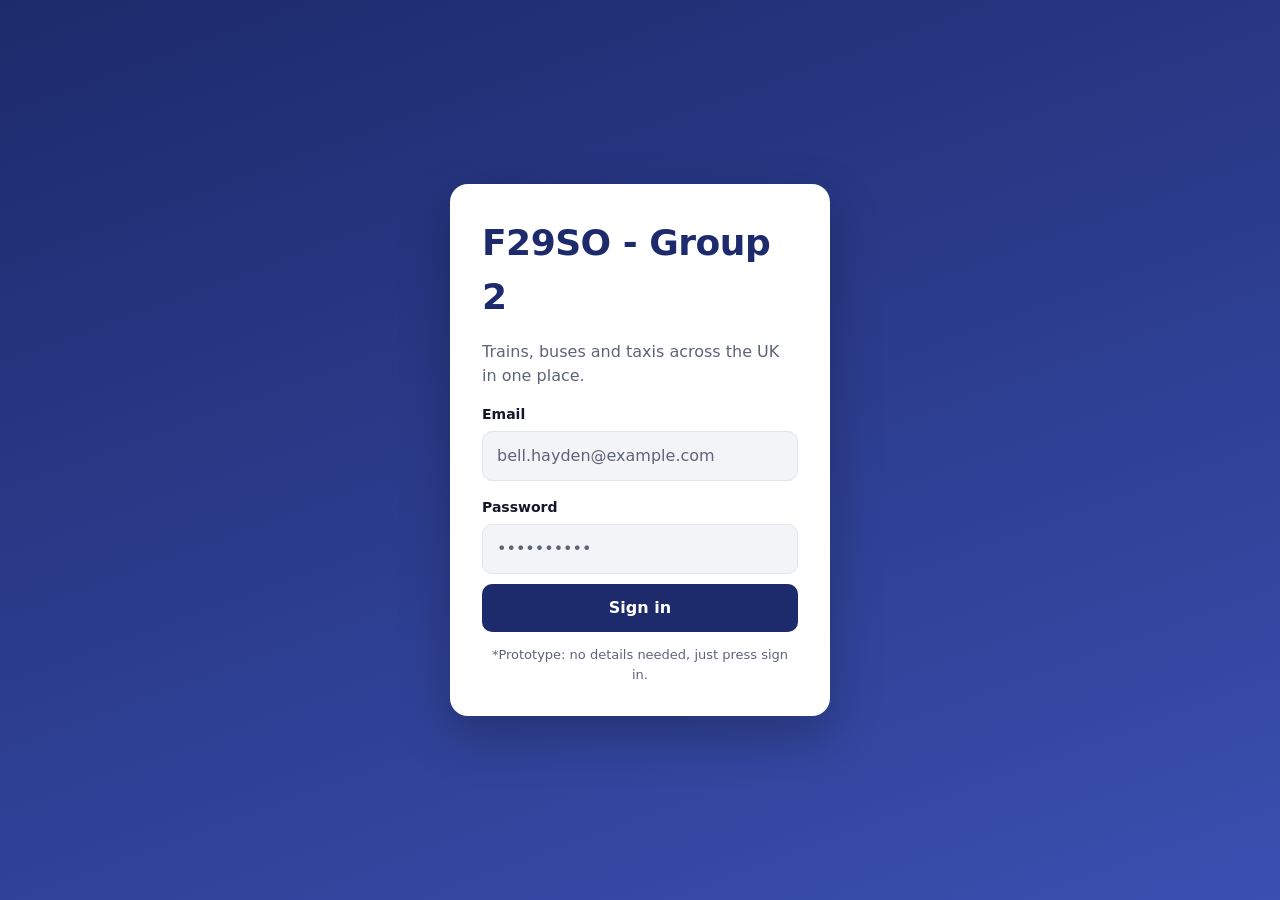
<file: index.html>
<!DOCTYPE html>
<html lang="en">
<head>
  <meta charset="UTF-8">
  <meta name="viewport" content="width=device-width, initial-scale=1.0">
  <title>Public Transport Prototype - Group 2</title>
  <link rel="stylesheet" href="style.css">
</head>
<body>
  <section id="login-screen" class="screen active">
    <div class="login-card">
      <div class="brand large">F29SO - Group 2</div>
      <p class="muted">Trains, buses and taxis across the UK in one place.</p>
      <label>Email</label>
      <div class="fake-input">bell.hayden@example.com</div>
      <label>Password</label>
      <div class="fake-input">••••••••••</div>
      <button id="login-button" class="button primary full">Sign in</button>
      <p class="note">*Prototype: no details needed, just press sign in.</p>
    </div>
  </section>

  <section id="app-screen" class="screen">
    <header class="top-bar">
      <div class="brand">F29SO - Group 2</div>
      <nav>
        <button class="nav-link active" data-view="plan">Plan a journey</button>
        <button class="nav-link" data-view="tickets">My tickets</button>
        <button id="logout-button" class="nav-link">Sign out</button>
      </nav>
    </header>

    <main id="plan-view" class="view active">
      <div class="map-card">
        <svg id="map" viewBox="0 0 400 560">
          <path class="land" d="M188.3 21.8 L198.7 23.6 L198.0 35.6 L178.5 54.8 L174.4 70.4 L159.4 90.8 L191.4 78.8 L236.0 80.6 L243.7 92.0 L233.2 113.0 L219.6 139.4 L209.9 155.0 L215.8 165.2 L196.0 175.4 L180.3 180.2 L194.2 183.2 L217.9 182.0 L231.5 188.0 L236.0 195.8 L256.2 240.8 L263.9 260.6 L284.5 272.6 L302.9 294.8 L301.9 327.2 L317.6 353.6 L312.7 371.0 L323.1 365.0 L351.0 366.2 L366.0 386.0 L366.7 393.2 L352.7 424.4 L345.8 434.6 L330.1 449.6 L319.6 453.8 L353.8 458.6 L351.7 474.2 L339.5 487.4 L314.1 498.2 L300.8 492.8 L278.2 498.8 L256.9 491.0 L240.2 499.4 L220.3 510.8 L187.2 506.0 L178.9 528.8 L161.5 520.4 L124.5 544.4 L106.8 537.8 L114.8 529.4 L128.7 516.8 L147.9 480.8 L162.2 469.4 L184.8 469.4 L201.9 461.0 L215.1 446.0 L195.3 455.0 L168.1 446.0 L155.2 448.4 L141.9 441.8 L120.7 429.2 L132.2 421.4 L163.5 397.4 L164.2 378.8 L152.1 369.2 L141.3 374.0 L148.2 365.0 L156.9 353.6 L144.4 343.4 L154.1 336.8 L163.2 345.8 L172.3 342.2 L184.1 342.8 L197.7 347.0 L199.4 336.2 L201.2 323.0 L199.4 312.8 L204.7 297.8 L193.2 296.0 L178.9 272.6 L181.3 263.0 L187.2 249.8 L201.2 245.0 L192.5 243.2 L164.6 254.0 L136.4 263.6 L127.3 251.6 L131.5 236.0 L144.4 214.4 L136.0 194.6 L139.9 185.0 L124.5 185.0 L115.8 206.0 L103.6 224.0 L107.1 197.0 L110.6 182.0 L114.8 157.4 L89.0 138.2 L102.6 122.0 L106.8 105.2 L101.9 96.2 L105.4 78.2 L125.6 68.0 L122.8 53.0 L131.5 24.8 L140.2 27.8 L183.1 26.0 Z"/>
          <path class="land" d="M99.1 266.0 L103.6 251.0 L91.4 228.8 L74.0 230.0 L51.4 239.0 L44.4 248.0 L27.0 272.0 L40.9 290.0 L75.7 299.0 L86.2 296.0 L93.2 302.0 L110.6 287.0 L115.8 272.0 Z"/>
          <g id="routes"></g>
          <g id="stops"></g>
        </svg>
        <div class="legend">
          <span><i class="dot train"></i>Train</span>
          <span><i class="dot bus"></i>Bus</span>
          <span><i class="dot taxi"></i>Taxi</span>
          <span class="muted">*Synthetic data for prototype use</span>
        </div>
      </div>
      <div id="panel" class="panel"></div>
    </main>

    <main id="tickets-view" class="view">
      <h1>My tickets</h1>
      <div id="ticket-list" class="ticket-list"></div>
    </main>
  </section>

  <div id="modal" class="modal">
    <div id="modal-content" class="modal-card"></div>
  </div>

  <script src="app.js"></script>
</body>
</html>
</file>
<file: style.css>
:root {
  --ink: #14182b;
  --muted: #5d6478;
  --line: #e2e5ec;
  --bg: #f3f4f8;
  --card: #ffffff;
  --brand: #1d2a6b;
  --train: #2b50d6;
  --bus: #e0601a;
  --taxi: #a86b00;
  --sea: #dce8f4;
  --land: #fbfaf6;
}

* {
  box-sizing: border-box;
}

body {
  margin: 0;
  background: var(--bg);
  color: var(--ink);
  font: 16px/1.5 system-ui, -apple-system, "Segoe UI", Roboto, sans-serif;
}

h1, h2, h3 {
  margin: 0 0 8px;
  line-height: 1.2;
}

button {
  font: inherit;
  color: inherit;
  cursor: pointer;
}

.muted {
  color: var(--muted);
}

.screen,
.view {
  display: none;
}

.screen.active,
.view.active {
  display: block;
}

.brand {
  font-weight: 800;
  font-size: 22px;
  color: var(--brand);
  letter-spacing: -0.5px;
}

.brand.large {
  font-size: 36px;
}

.button {
  border: 0;
  border-radius: 10px;
  padding: 12px 18px;
  font-weight: 600;
}

.button.primary {
  background: var(--brand);
  color: #fff;
}

.button.secondary {
  background: var(--bg);
  border: 1px solid var(--line);
}

.button.full {
  width: 100%;
  margin-top: 10px;
}

.button:disabled {
  opacity: 0.6;
  cursor: wait;
}

.link {
  background: none;
  border: 0;
  padding: 8px 0;
  color: var(--brand);
  font-weight: 600;
  text-decoration: underline;
}

.fake-input {
  border: 1px solid var(--line);
  border-radius: 10px;
  padding: 12px 14px;
  background: var(--bg);
  color: var(--muted);
}

#login-screen.active {
  min-height: 100vh;
  display: grid;
  place-items: center;
  padding: 16px;
  background: linear-gradient(160deg, var(--brand), #3a4fb0);
}

.login-card {
  width: 100%;
  max-width: 380px;
  background: var(--card);
  border-radius: 18px;
  padding: 32px;
  box-shadow: 0 20px 50px rgba(0, 0, 0, 0.25);
}

.login-card label {
  display: block;
  margin: 16px 0 6px;
  font-size: 14px;
  font-weight: 600;
}

.note {
  font-size: 13px;
  color: var(--muted);
  text-align: center;
  margin-bottom: 0;
}

.top-bar {
  display: flex;
  flex-wrap: wrap;
  gap: 8px;
  justify-content: space-between;
  align-items: center;
  padding: 12px max(4vw, 16px);
  background: var(--card);
  border-bottom: 1px solid var(--line);
}

nav {
  display: flex;
  flex-wrap: wrap;
  gap: 4px;
}

.nav-link {
  background: none;
  border: 0;
  padding: 8px 12px;
  border-radius: 8px;
  color: var(--muted);
  font-weight: 600;
}

.nav-link.active {
  background: var(--bg);
  color: var(--brand);
}

#plan-view.active {
  display: grid;
  grid-template-columns: minmax(0, 1fr) minmax(0, 1fr);
  gap: 20px;
  max-width: 1100px;
  margin: 0 auto;
  padding: 20px 16px;
}

.map-card,
.panel {
  background: var(--card);
  border: 1px solid var(--line);
  border-radius: 16px;
  padding: 16px;
}

#map {
  width: 100%;
  max-height: 72vh;
  display: block;
  background: var(--sea);
  border-radius: 12px;
}

#map.train {
  --mode-colour: var(--train);
}

#map.bus {
  --mode-colour: var(--bus);
}

#map.taxi {
  --mode-colour: var(--taxi);
}

.modal-card h3 {
  margin-top: 16px;
}

.land {
  fill: var(--land);
  stroke: #b9c3cf;
  stroke-width: 1.2;
  stroke-linejoin: round;
}

.route {
  stroke: #b7bfcc;
  stroke-width: 2;
  stroke-dasharray: 4 4;
}

.route.active {
  stroke-dasharray: none;
  stroke-width: 4;
}

.route.active.train {
  stroke: var(--train);
}

.route.active.bus {
  stroke: var(--bus);
}

.route.active.taxi {
  stroke: var(--taxi);
}

.route.chosen {
  stroke-width: 6;
}

.stop {
  cursor: pointer;
}

.stop circle {
  fill: #fff;
  stroke: var(--ink);
  stroke-width: 2.5;
}

.stop:hover circle {
  stroke-width: 4;
}

.stop.reachable circle {
  stroke: var(--mode-colour);
  stroke-width: 4;
}

.stop.origin circle,
.stop.destination circle {
  fill: var(--mode-colour);
  stroke: #fff;
}

.stop text {
  font-size: 12px;
  font-weight: 700;
  fill: var(--ink);
  paint-order: stroke;
  stroke: #fff;
  stroke-width: 3px;
}

.legend {
  display: flex;
  flex-wrap: wrap;
  gap: 16px;
  margin-top: 10px;
  font-size: 13px;
}

.dot {
  display: inline-block;
  width: 10px;
  height: 10px;
  border-radius: 50%;
  margin-right: 6px;
}

.dot.train {
  background: var(--train);
}

.dot.bus {
  background: var(--bus);
}

.dot.taxi {
  background: var(--taxi);
}

.step {
  font-size: 13px;
  font-weight: 700;
  color: var(--muted);
  margin: 16px 0 4px;
}

.segmented {
  display: grid;
  grid-auto-flow: column;
  grid-auto-columns: 1fr;
  background: var(--bg);
  border-radius: 10px;
  padding: 4px;
  gap: 4px;
}

.segmented button {
  border: 0;
  border-radius: 8px;
  padding: 10px;
  background: none;
  font-weight: 600;
  color: var(--muted);
}

.segmented button.selected {
  background: var(--card);
  color: var(--ink);
  box-shadow: 0 1px 3px rgba(0, 0, 0, 0.15);
}

.chips {
  display: flex;
  flex-wrap: wrap;
  gap: 8px;
  margin: 12px 0;
}

.chip {
  border: 1px solid var(--line);
  background: var(--card);
  border-radius: 999px;
  padding: 6px 14px;
  font-size: 14px;
}

.chip.selected {
  background: var(--brand);
  border-color: var(--brand);
  color: #fff;
}

.list {
  display: grid;
  gap: 8px;
  margin: 12px 0;
  max-height: 52vh;
  overflow-y: auto;
}

.row {
  display: flex;
  justify-content: space-between;
  align-items: center;
  gap: 12px;
  width: 100%;
  text-align: left;
  border: 1px solid var(--line);
  background: var(--card);
  border-radius: 12px;
  padding: 12px 14px;
}

.row:hover {
  border-color: var(--brand);
}

.row small {
  display: block;
  color: var(--muted);
}

.time {
  font-size: 20px;
  font-weight: 700;
}

.price {
  font-weight: 700;
  white-space: nowrap;
}

.badge {
  display: inline-block;
  padding: 2px 8px;
  border-radius: 6px;
  font-size: 12px;
  font-weight: 700;
  color: #fff;
}

.badge.train {
  background: var(--train);
}

.badge.bus {
  background: var(--bus);
}

.badge.taxi {
  background: var(--taxi);
}

#tickets-view.active {
  max-width: 900px;
  margin: 0 auto;
  padding: 24px 16px;
}

.ticket-list {
  display: grid;
  grid-template-columns: repeat(auto-fill, minmax(260px, 1fr));
  gap: 16px;
  margin-top: 16px;
}

.ticket {
  background: var(--card);
  border: 1px solid var(--line);
  border-radius: 16px;
  overflow: hidden;
}

.ticket-head {
  padding: 14px 16px;
  color: #fff;
}

.ticket-head.train {
  background: var(--train);
}

.ticket-head.bus {
  background: var(--bus);
}

.ticket-head.taxi {
  background: var(--taxi);
}

.ticket-head h3 {
  margin: 4px 0 0;
}

.ticket-body {
  padding: 14px 16px;
}

.details {
  display: grid;
  grid-template-columns: 1fr 1fr;
  gap: 8px;
  font-size: 14px;
}

.details small {
  display: block;
  color: var(--muted);
}

.legs {
  margin: 12px 0 0;
  padding-left: 20px;
  font-size: 14px;
}

.legs li {
  padding: 2px 0;
}

.qr {
  display: block;
  width: 180px;
  margin: 16px auto 4px;
  shape-rendering: crispEdges;
}

.ticket-ref {
  text-align: center;
  font-size: 13px;
  color: var(--muted);
}

.summary {
  background: var(--bg);
  border-radius: 12px;
  padding: 12px 14px;
  margin: 12px 0;
}

.summary div {
  display: flex;
  justify-content: space-between;
  gap: 12px;
  padding: 3px 0;
}

.modal {
  display: none;
  position: fixed;
  inset: 0;
  background: rgba(20, 24, 43, 0.55);
  padding: 16px;
  overflow-y: auto;
}

.modal.open {
  display: grid;
  place-items: center;
}

.modal-card {
  width: 100%;
  max-width: 420px;
  background: var(--card);
  border-radius: 18px;
  padding: 24px;
}

.success {
  color: #1c7c4a;
}

@media (max-width: 800px) {
  #plan-view.active {
    grid-template-columns: minmax(0, 1fr);
  }

  #map {
    max-height: 60vh;
  }
}
</file>
